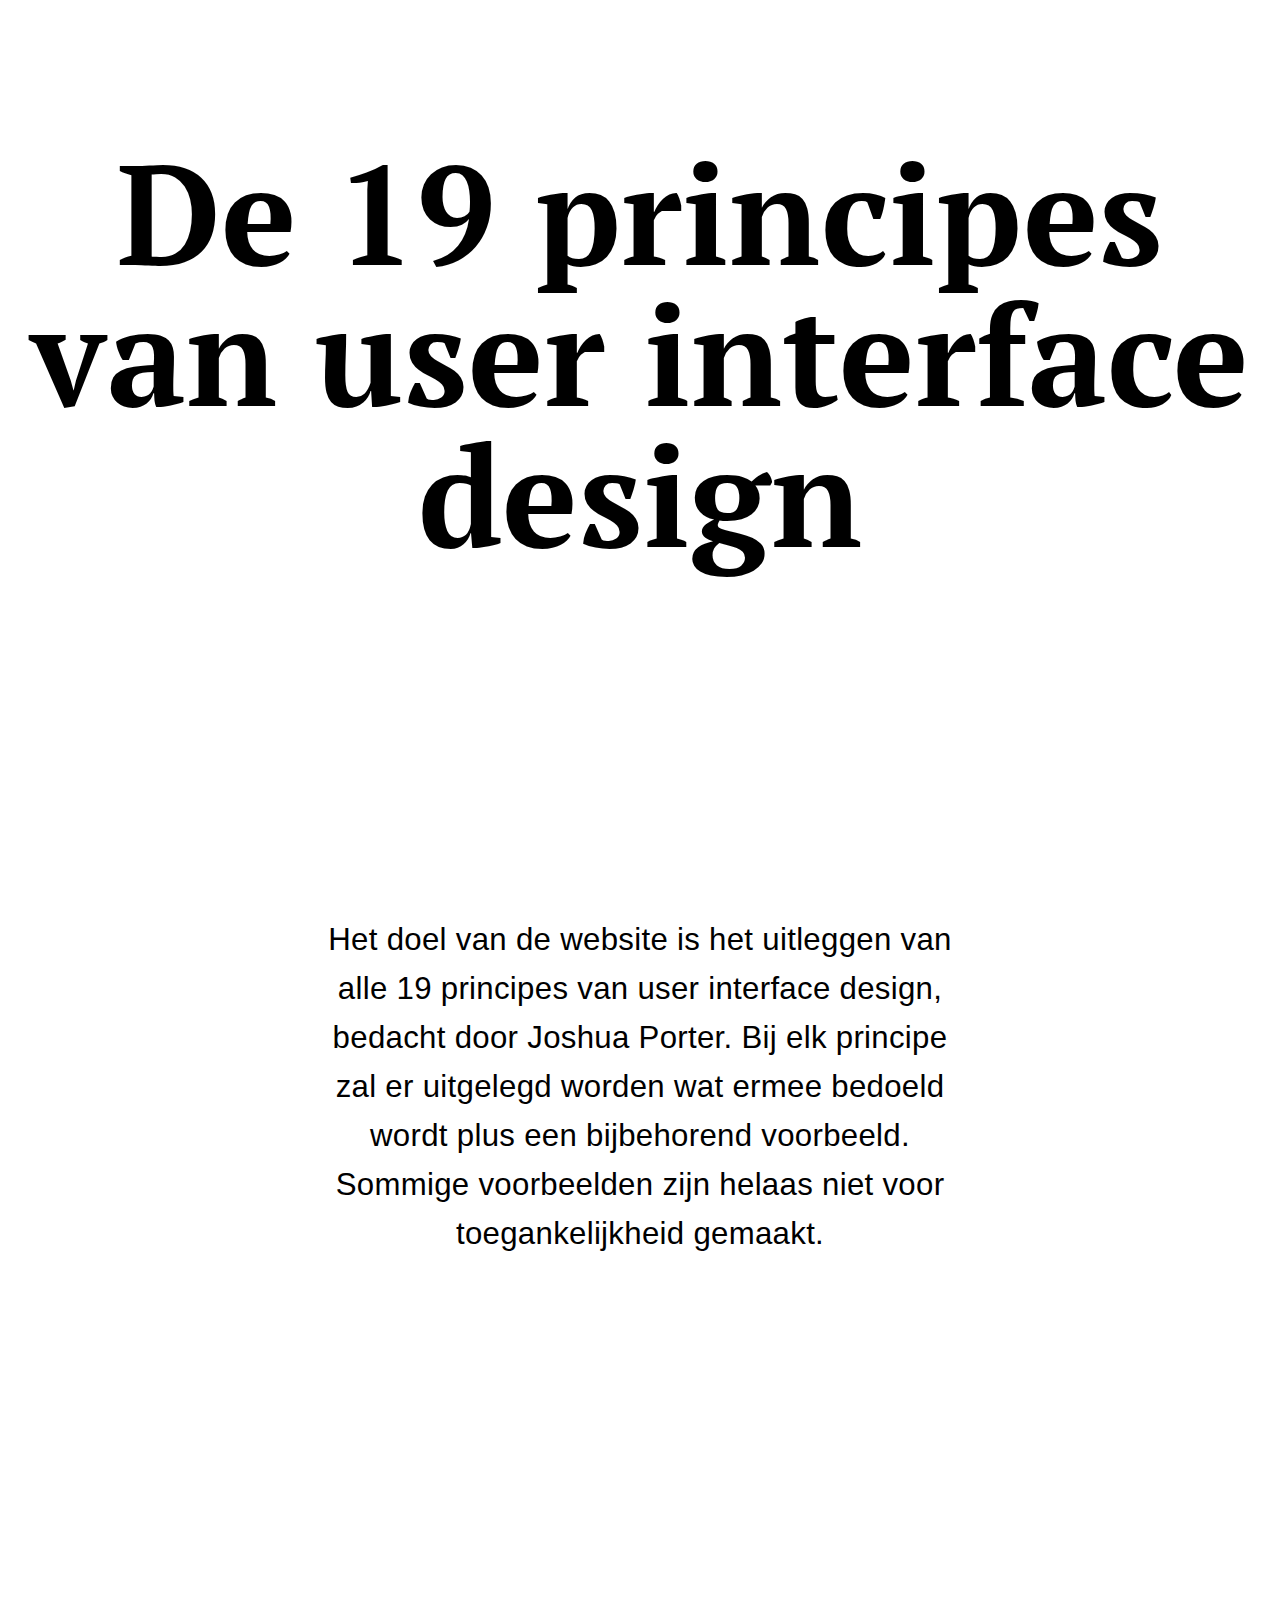
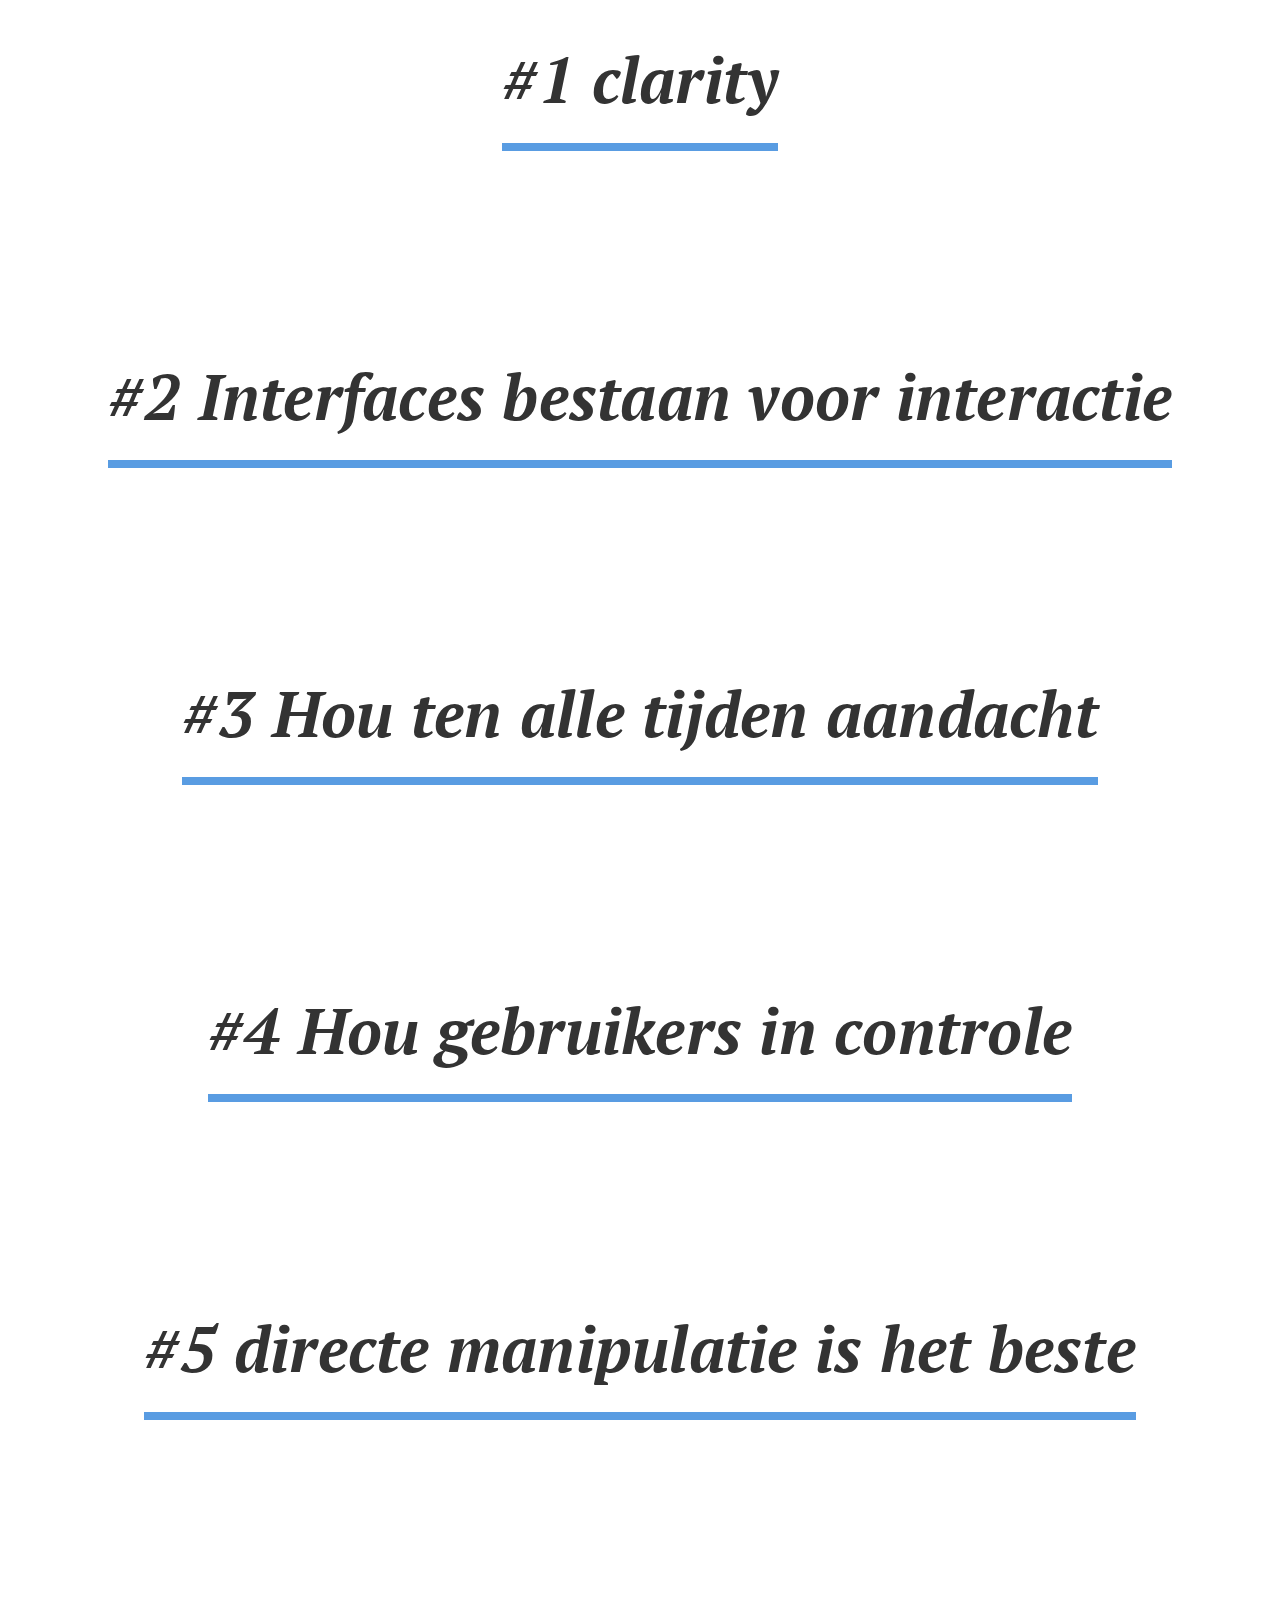
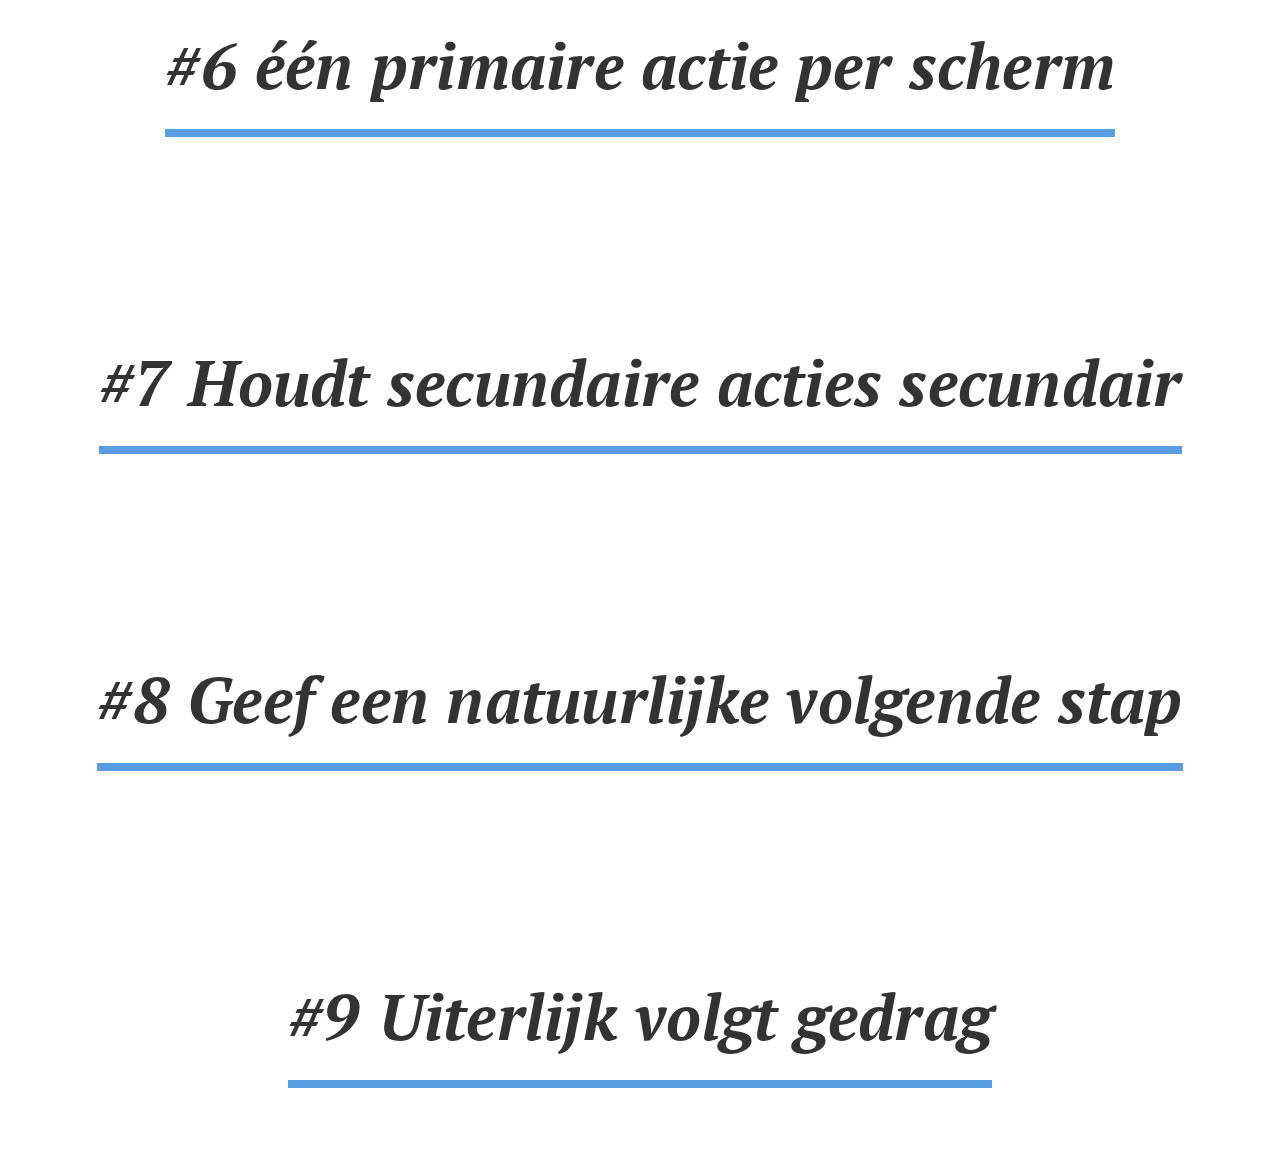
<file: index.html>
<!DOCTYPE html>
<html lang="nl" dir="ltr">
  <head>
    <meta charset="utf-8">
    <title>19 principes van user interface design</title>
    <link rel="stylesheet" type="text/css" href="css/style.css">
    <!-- <link rel="stylesheet" type="text/css" href="css/revenge.css"> -->
    <link href="https://fonts.googleapis.com/css?family=PT+Serif" rel="stylesheet">
    <meta name="viewport" content="width=device-width, initial-scale=1.0">
  </head>
  <body>
    <a name="top"></a>
    <h1>De 19 principes van user interface design</h1>
      <p>
          Het doel van de website is het uitleggen van alle 19 principes van user interface design, bedacht door Joshua Porter.
          Bij elk principe zal er uitgelegd worden wat ermee bedoeld wordt plus een bijbehorend voorbeeld. Sommige voorbeelden zijn helaas niet voor toegankelijkheid
          gemaakt.
      </p>
      <details>
        <summary><h2>#1 clarity</h2></summary>
        <article>
          <p>
              Je website/applicatie moet vanzelf sprekend zijn. Alles moet voorzich zelf spreken,
              zonder enige verwarring. Duidelijkheid wekt vertrouwen en leidt tot verder gebruik. Honderd heldere schermen hebben de voorkeur boven een enkele rommelige.
          </p>
          <h3>Clarity voorbeeld</h3>
          <p>
            Een element moet duidelijk zijn voor de gebruiker. Het moet duidelijk zijn dat het volgende voorbeeld een button is dat naar de volgende principe gaat.
            Als dit niet zo is, dan is de clarity niet duidelijk.
            <a href="#top">Naar de volgende sectie</a>
          </p>
          <p>
            Goede voorbeelden van clarity zijn te vinden in de onderstaande voorbeelden. Deze zijn gemaakt door experts in het vakgebied.
          </p>
          <ul>
            <li>
              <a href="https://yoeripasmans.github.io/web-design/opdracht1/src/" target="_blank">
                <img src="img/clarityvb1.jpg" alt="Een project van Yoeri Pasmans waarin hij Clarity toepast in zijn ontwerp"  />
              </a>
            </li>
            <li>
              <a href="https://vriesm060.github.io/web-design/opdracht1/" target="_blank">
                <img src="img/clarityvb2.png" alt="Een project van Max de Vries waarin hij Clarity toepast in zijn ontwerp"  />
              </a>
            </li>
            <li>
              <a href="https://sam-guliker.github.io/web-design/" target="_blank">
                <img src="img/clarityvb3.png" alt="Een project van Sam Guliker waarin hij Clarity toepast in zijn ontwerp"  />
              </a>
            </li>
          </ul>
        </article>
      </details>
      <details>
        <summary><h2>#2 Interfaces bestaan voor interactie</h2></summary>
        <article>
            <p>
              Interfaces zijn geen monumenten voor zichzelf. Interfaces doen hun werk en hun effectiviteit kan worden gemeten.
              Ze zijn echter niet alleen utilitair. De beste interfaces kunnen onze relatie met de wereld inspireren, oproepen, mystificeren en intensifiëren.
            </p>
            <h3>Interactie voorbeeld</h3>
              <form action="">
                <label for="voornaam">Voornaam</label>
                <input type="text" name="voornaam" placeholder="Je voornaam.." required>

                <label for="achternaam">Achternaam</label>
                <input type="text" name="achternaam" placeholder="Je achternaam.." required>

                <input id="customcheck" type="checkbox">
                <label for="customcheck"></label>
                <label for="ik ben een mens">Ik ben een mens</label>
              </form>
        </article>
      </details>
      <details>
        <summary><h2>#3 Hou ten alle tijden aandacht</h2></summary>
        <article>
          <p>
              Je website/applicatie moet vanzelf sprekend zijn. Alles moet voorzich zelf spreken,
              zonder enige verwarring. Duidelijkheid wekt vertrouwen en leidt tot verder gebruik. Honderd heldere schermen hebben de voorkeur boven een enkele rommelige.
          </p>
          <h3>Aandacht voorbeeld</h3>
          <p>
            Tijdens het lezen van een tekst moet er niks gebeuren wat voor afleiding kan zorgen. Een goed voorbeeld is het omwisselen van tekst. Dit komt vaak voor
            bij een slider.
          </p>
          <p class="none">
            De tekst is net veranderd. Dit is een goed voorbeeld van hoe je de aandacht niet behoudt. De aandacht is nu volledig weg en het enige wat er nog overblijft
            is verwarring.
          </p>
        </article>
      </details>
      <details>
        <summary><h2>#4 Hou gebruikers in controle</h2></summary>
        <article>
            <p>
              Houd gebruikers onder controle door regelmatig de status van het systeem te bereiken,
              oorzakelijk verband te beschrijven (als u dit doet) en door inzicht te geven in wat u bij elke beurt kunt verwachten.
              Maak je geen zorgen over het voor de hand liggende ... voor de hand liggende bijna nooit is.
            </p>
          <h3>controle voorbeeld</h3>
            <ol>
              <li>
                Amsterdam
              </li>
              <li>
                Rotterdam
              </li>
              <li>
                Amersfoort
              </li>
              <li>
                Alkmaar
              </li>
            </ol>
            <p>Ik geef een lijstje beschikbaar, zonder enige mogelijkheid om deze te sorteren. De gebruiker heeft geen controle over het lijstje. Als hij/zij dat zou willen.
               Een mooi voorbeeld is het bestellen van iets op een online website en dat je wilt sorteren op prijs.
            </p>
        </article>
      </details>
      <details>
        <summary><h2>#5 directe manipulatie is het beste</h2></summary>
        <article>
          <p>
            Het is gemakkelijk om meer lagen toe te voegen dan nodig is voor een interface, waardoor te veel bewerkte knoppen, chroom, afbeeldingen, opties, voorkeuren,
            vensters, bijlagen en andere cruft worden gemaakt, zodat we uiteindelijk UI-elementen manipuleren in plaats van wat belangrijk is.
            In plaats daarvan, streef je naar dat oorspronkelijke doel van directe manipulatie ...
            ontwerp een interface met zo min mogelijk voetafdruk, waarbij zoveel mogelijk natuurlijke menselijke gebaren worden herkend.
          </p>
          <h3>Directe manipulatie voorbeeld</h3>
          <p>
            Directe manipulatie kan op veel manieren gebeuren. Het slepen van een document naar een andere map, angry birds en inzoomen op een foto met je mobiel zijn
            allemaal voorbeelden.
          </p>

          <div>
            <div></div>
          </div>
      </article>
      </details>
      <details>
        <summary><h2>#6 één primaire actie per scherm</h2></summary>
        <article>
          <p>
            Elk scherm dat we ontwerpen zou een enkele actie van echte waarde moeten ondersteunen voor de persoon die het gebruikt.
            Dit maakt het eenvoudiger om te leren, gemakkelijker te gebruiken en gemakkelijker om toe te voegen of om op te bouwen wanneer dat nodig is.
            Schermen die twee of meer primaire acties ondersteunen, worden snel verwarrend.
          </p>
          <h3>één primaire actie voorbeeld</h3>
            <form action="">
              <label for="voornaam">Voornaam</label>
              <input type="text" name="voornaam" placeholder="Je voornaam.." required>

              <label for="achternaam">Achternaam</label>
              <input type="text" name="achternaam" placeholder="Je achternaam.." required>
              <button disabled type="reset">annuleer</button>
              <button disabled type="submit">verstuur</button>
            </form>
            <ul>
              <li>
                <a href="https://yoeripasmans.github.io/web-design/opdracht1/src/" target="_blank">
                  <img src="img/primary1.png" alt="Een project van Yoeri Pasmans waarin hij Clarity toepast in zijn ontwerp"  />
                </a>
              </li>
              <li>
                <a href="https://yoeripasmans.github.io/web-design/opdracht1/src/" target="_blank">
                  <img src="img/primary2.png" alt="Een project van Yoeri Pasmans waarin hij Clarity toepast in zijn ontwerp"  />
                </a>
              </li>
              <li>
                <a href="https://yoeripasmans.github.io/web-design/opdracht1/src/" target="_blank">
                  <img src="img/clarityvb3.png" alt="Een project van Yoeri Pasmans waarin hij Clarity toepast in zijn ontwerp"  />
                </a>
              </li>
            </ul>
      </article>
      </details>
      <details>
        <summary><h2>#7 Houdt secundaire acties secundair</h2></summary>
        <article>
          <p>
            Schermen met een enkele primaire actie kunnen meerdere secundaire acties hebben, maar ze moeten secundair blijven!
            De reden waarom uw artikel bestaat, is niet dat mensen het op Twitter kunnen delen ...
            het bestaat voor mensen om het te lezen en te begrijpen.
            Houd secundaire acties secundair door ze visueel lichter te maken of te laten zien nadat de primaire actie is bereikt.
          </p>
          <h3>Secundaire actie voorbeeld</h3>
          <p>
            Zoals hierboven vermeld staat kan het lezen van een artikel een primaire actie zijn en het delen via Twitter een secundaire.
          </p>
        </article>
      </details>
      <details>
        <summary><h2>#8 Geef een natuurlijke volgende stap</h2></summary>
        <article>
          <p>
            Er zijn maar heel weinig interacties bedoeld als het laatste, dus ontwerp doordacht een volgende stap voor elke interactie die een persoon
            met uw interface heeft. Anticipeer op wat de volgende interactie zou moeten zijn en ontwerp om dit te ondersteunen.
            Net zoals we willen in menselijke gesprekken, bieden we een opening voor verdere interactie.
            Laat een persoon niet hangen omdat ze hebben gedaan wat je wilt dat ze doen ... geef ze een natuurlijke volgende stap die hen helpt hun doelen te bereiken.
          </p>
          <h3>Natuurlijke volgende stap voorbeeld</h3>
          <p>
            Om even voor de verandering buiten het web te betreden, stelt u het volgende door. Als u een afspraak wilt maken bij de dokter word je vaak opgevangen door
            een automatische opgaven. Hier wordt er gevraagd voor wat u een afspraak wilt maken. Elke toets verwijst u door naar de desbetreffende persoon die u wilt bereiken.
            Dit is een natuurlijke stap waar gebeurd wat je verwacht. Een slecht voorbeeld is het gebruik van een knop die doorverwijst naar een "lees meer..." zonder dat je
            weet waarover je meer gaat lezen.

            <a href="http://bokardo.com/principles-of-user-interface-design/" target="_blank">Lees meer...</a>
          </p>
        </article>
      </details>
      <details>
        <summary><h2>#9 Uiterlijk volgt gedrag</h2></summary>
        <article>
          <p>
            Mensen voelen zich het prettigst bij dingen die zich gedragen zoals we verwachten.
            Andere mensen, dieren, objecten, software.
            Wanneer iemand of iets zich consequent gedraagt ​​met onze verwachtingen, hebben we het gevoel dat we er een goede relatie mee hebben.
            Daartoe moeten ontworpen elementen er uitzien als hoe ze zich gedragen.
          </p>
          <h3>Uiterlijk volgt gedrag voorbeeld</h3>
          <p>
            Het gebruik van een goed HTML structuur is hier een goed voorbeeld bij. Als een gebruiker door een website heen wilt navigeren moet de volgorde wel gaan zoals zij
            verwachtte. Je moet niet in één tab bij de footer uitkomen.
          </p>
          <button type="button">Deze knop doet het niet</button>
        </article>
      </details>
    <script src="js/javascript.js"></script>
  </body>
</html>
</file>
<file: css/style.css>
html {
  scroll-behavior: smooth;
  box-sizing: border-box;
  cursor: url('../img/muis.ico') 10 10, default;
}

*:focus {
  outline: none;
}

body {
  font-family: 'Open Sans', sans-serif;
  font-size: 24px;
  color: #000000;
  letter-spacing: 0.3px;
  text-align: left;
  line-height: 49px;
  margin: 0;
  display: grid;
}

body p {
  font-size: 1vw;
  padding-top: 20%;
  padding-bottom: 20%;
  line-height: 49px;
}

body h1 {
  font-family: 'PT Serif', serif;
  text-align: center;
  padding-bottom: 0;
  font-size: 11vw;
  line-height: 1em;
  padding-left: 0.2em;
  padding-right: 0.2em;
}

body>p {
  font-size: 1.3em;
  width: 50%;
  margin: 0 auto;
  text-align: center;
}

article {
  width: 100%;
  padding-bottom: 1em;
}

article p {
  width: 50%;
  margin: 0 auto;
  font-size: 1.5em;
  padding-top: 0;
  padding-bottom: 0;
  font-family: "Open Sans";
  font-size: 1em;
  letter-spacing: 0.3px;
  text-align: left;
  line-height: 49px;
}

body details:first-of-type article p a:first-of-type {
  border: none;
  font-family: inherit;
  font-size: inherit;
  border: 3px solid #599CE2;
  color: #000000;
  background: none;
  cursor: pointer;
  padding: 1em 0.8em;
  display: block;
  text-transform: uppercase;
  letter-spacing: 1px;
  font-weight: 700;
  outline: none;
  position: relative;
  margin: 0 auto;
  margin-top: 2em;
  margin-bottom: 3em;
  transition: all 0.3s;
  text-decoration: none;
  text-align: center;
}

body details:first-of-type article p a:first-of-type:hover {
  color: #fff;
  background: #599CE2;
}

button {
  border: none;
  font-family: inherit;
  font-size: inherit;
  border: 3px solid #599CE2;
  color: #000000;
  background: none;
  cursor: pointer;
  padding: 1em 0.8em;
  display: block;
  text-transform: uppercase;
  letter-spacing: 1px;
  font-weight: 700;
  outline: none;
  position: relative;
  margin: 0 auto;
  margin-top: 2em;
  margin-bottom: 3em;
  transition: all 0.3s;
}

button:hover {
  color: #fff;
  background: #599CE2;
}

button:focus {
  color: #fff;
  background: #599CE2;
}

form {
  text-align: center;
}

input[type="text"] {
  display: block;
  margin: 0 auto;
  box-sizing: border-box;
  margin-bottom: 3em;
  padding: 0.1em;
  width: 21em;
  height: 3em;
  border: none;
  border-bottom: 1px solid #AAA;
  font-weight: 400;
  font-size: 1em;
}

input[type="text"]:focus {
  outline: none;
  border-bottom: 2px solid #599CE2;
  color: #000000;
  transition: 0.2s ease;
}

ol {
  text-align: center;
  list-style-position: inside;
  font-size: 1em;
  margin-top: 0;
}


/* drag and drop */

article>div {
  width: 400px;
  height: 400px;
  border: 1px solid black;
  margin: 0 auto;
  margin-top: 2em;
}

article div>div {
  width: 200px;
  height: 200px;
  max-width: 400px;
  max-height: 400px;
  overflow: hidden;
  resize: both;
  position: relative;
}

article div>div:after {
  content: '';
  display: block;
  position: absolute;
  bottom: 0;
  right: 0;
  width: 1.5em;
  height: 1.5em;
  background-color: white;
  pointer-events: none;
  visibility: visible;
  background-position: center;
  background-size: cover;
  background-image: url('data:image/svg+xml;utf8,<svg xmlns="http://www.w3.org/2000/svg" xmlns:xlink="http://www.w3.org/1999/xlink" width="1024" height="1024"><path d="M1013 534l-198 164q-11 8-29 5t-18-13v-114h-193v192h114q10 0 13.5 18t-5.5 29l-164 198q-9 11-21.5 11t-21.5-11l-164-198q-9-11-5.5-29t12.5-18h114v-192h-191v114q0 9-18 12.5t-29-4.5l-198-165q-11-9-11-21.5t11-21.5l198-164q11-9 29-5.5t18 12.5v115h191v-193h-113q-10 0-13.5-18t5.5-29l164-197q9-12 21.5-12t21.5 12l164 197q9 11 5.5 29t-12.5 18h-115v193h193v-114q0-10 18-13.5t29 5.5l198 164q11 9 11 22t-11 22z" /></svg>');
}


/* einde */

a {
  display: block;
  color: #599CE2;
  padding-bottom: 1em;
  padding-top: 1em;
}

a:hover {
  display: block;
  color: #095d92;
}

a:focus {
  display: block;
  color: #095d92;
}

details:focus-within a {
  display: block;
  color: #599CE2;
}

details:focus-within a:hover {
  display: block;
  color: #FFFFFF;
}

.bg {
  animation: randombackground 5s infinite
}

details {
  padding-top: 2em;
  padding-bottom: 2em;
}

summary:focus-within, details:focus-within {
  background-color: #599CE2;
  transition: 0.2s ease;
}

details:focus-within summary>h2 {
  color: #FFF;
}

details:focus-within summary~article {
  background-color: #599CE2;
}

details:focus-within summary~article ol li {
  color: #FFFFFF;
}

body details:first-of-type:focus-within article p a:first-of-type {
  border: 3px solid #FFFFFF;
  color: #FFFFFF;
}

body details:first-of-type:focus-within article p a:first-of-type:hover {
  background-color: #FFFFFF;
  color: #000000;
}

body details:first-of-type:focus-within article p a:first-of-type:focus {
  background-color: #FFFFFF;
  color: #000000;
}

details:focus-within summary~article ol {
  text-align: center;
  list-style-position: inside;
  font-size: 1em;
  margin-top: 0;
}

details:focus-within summary~article h3 {
  color: #FFFFFF;
}

details summary~article a:focus-within img {
  transform: scale(1.2);
}

details summary~article a:hover img {
  transform: scale(1.2);
}

details summary~article ul {
  display: flex;
  margin-top: 4em;
  padding-left: 2.5em;
  list-style-type: none
}

details summary~article img {
  width: 90%;
  height: auto;
  transition: transform .2s;
  /* Animation */
}

details:focus-within summary~article p {
  color: #FFFFFF;
}

details:nth-of-type(9) button {
  filter: blur(2px);
}

details:focus-within summary~article button {
  border: 3px solid #FFFFFF;
  color: #FFFFFF;
}

details:focus-within summary~article button:focus {
  background-color: #FFFFFF;
  color: #000000;
}

details:focus-within summary~article button:hover {
  background-color: #FFFFFF;
  color: #000000;
}

details article form>button {
  background-color: #a7a7a7;
  border: none;
  color: #000000;
  display: inline-block;
}

details article form>button:hover {
  background-color: #FFFFFF;
  border: none;
  color: gray;
  display: inline-block;
}

details:focus-within article form>button:focus {
  background-color: #FFFFFF;
  border: none;
  color: gray;
  display: inline-block;
}

details:focus-within article form>button {
  background-color: #a7a7a7;
  border: none;
  color: #000000;
  display: inline-block;
}

details article>form>button:hover {
  background-color: #FFFFFF;
  border: none;
  color: gray;
  display: inline-block;
}

details article form>button+button {
  background-color: #0e83cd;
  color: #FFFFFF;
  border: none;
  display: inline-block;
}

details:focus-within article form>button+button {
  background-color: #0e83cd;
  color: #FFFFFF;
  border: none;
  display: inline-block;
}

details:focus-within article form>button+button:hover {
  background-color: #FFFFFF;
  color: #0e83cd;
}

details:focus-within article form>button+button:focus {
  background-color: #FFFFFF;
  color: #0e83cd;
}

details:focus-within summary~article input[type="text"] {
  background-color: #599CE2;
  border-bottom: 1px solid #FFFFFF;
  color: #FFFFFF;
}

details:focus-within summary~article p a {
  color: #080046;
}

details:focus-within summary~article input::-webkit-input-placeholder {
  color: #FFFFFF;
}

details:focus-within summary~article form label {
  color: #FFFFFF;
}

details summary h2 {
  font-size: 5vw;
  text-align: center;
  margin-bottom: 0.5em;
  line-height: 2em;
  border-bottom: 8px solid #599CE2;
}

details h3 {
  font-size: 4vw;
  font-family: 'PT Serif', serif;
  text-align: center;
  margin-bottom: 0.7em;
}

summary {
  font-size: 1.5em;
  font-family: 'PT Serif', serif;
  font-weight: bold;
  font-style: italic;
  display: flex;
  color: #333333;
  letter-spacing: 0.25px;
  align-items: center;
  justify-content: center;
}

summary::-webkit-details-marker {
  height: 7vh;
  width: 4vw;
  margin-right: 3em;
}

details[open] summary~* {
  animation: sweep .5s ease-in-out;
}

details[open] summary>article {
  background-color: #FFF;
}

details[closed] summary~* {
  animation: sweepback .5s ease-in-out;
}

details article form input:nth-of-type(3) {
  opacity: 0;
}

details article form label:nth-of-type(4) {
  margin-left: 3em;
}

details article form input:invalid {
  border-bottom: 5px solid tomato;
}

details article form input:valid {
  border-bottom: 5px solid green;
}

details:focus-within article form input:invalid {
  border-bottom: 5px solid tomato;
}

details:focus-within article form input:valid {
  border-bottom: 5px solid green;
}

label[for="customcheck"] {
  position: absolute;
  transition: all 0.2s ease-in
}

input[type="checkbox"]:checked+label {
  padding: 1em;
  border: 2px solid green;
  background-color: #599CE2;
}

input[type="checkbox"]:checked+label[for="customcheck"]:before {
  content: "v";
  left: .00001em;
  bottom: 0.1em;
  left: 0.1em;
  font-size: 3em;
  font-family: "Space Mono";
  text-align: center;
  color: #FFFFFF;
  position: absolute;
  display: inline-block;
}

input[type="checkbox"]:not(:checked)+label {
  padding: 1em;
  background-color: #a7a7a7;
  border: 2px solid black;
}

.none {
  display: none;
}

@keyframes sweep {
  0% {
    opacity: 0;
    margin-top: -10px
  }
  100% {
    opacity: 1;
    margin-bottom: 110px
  }
}

@keyframes sweepback {
  0% {
    opacity: 1;
    margin-top: 0px
  }
  100% {
    opacity: 0;
    margin-bottom: -200px
  }
}

@keyframes randombackground {
  15% {
    background-color: red;
  }
  30% {
    background-color: white;
  }
  45% {
    background-color: blue;
  }
  60% {
    background-color: black;
  }
  75% {
    background-color: yellow;
  }
}

@media only screen and (max-width: 600px) {
  details summary~article ul {
    display: block;
  }
  details summary h2 {
    font-size: 10vw;
    padding-right: 0.5em;
  }
  body h1 {
    font-size: 15vw;
    line-height: 1.4em;
  }
  body>p {
    font-size: 1em;
    width: 80%;
  }
  summary {
    justify-content: left;
  }
  article p {
    width: 80%;
  }
  details h3 {
    font-size: 9vw;
    padding-left: 0.5em;
    padding-right: 0.5em;
  }
  input[type="text"] {
    width: 90%;
  }
  summary::-webkit-details-marker {
    height: 4vh;
    width: 4vw;
    margin-right: 1em;
  }
  article>div {
    width: 90%;
  }
}
</file>
<file: css/revenge.css>
/*!
* Revenge CSS v 1.0
* Copyright 2013, Heydon Pickering: http://www.heydonworks.com
* Released under Attribution 3.0 Unported license - http://creativecommons.org/licenses/by/3.0/
* Please leave this comment block intact as attribution
*/

a:not([href]), a[href=""], a[href$="#"], a[href^="javascript"],
.button:not(button):not([role="button"]):not([type="button"]):not([type="submit"]):not([type="reset"]),
.btn:not(button):not([role="button"]):not([type="button"]):not([type="submit"]):not([type="reset"]),
a[class*="button"]:not([role="button"]),
a[role="button"]:not([href*="/"]):not([href*="."]):not([href*="?"]),
a[role="button"][href=""], a[role="button"][href$="#"], a[role="button"][href^="javascript"],
.button:not(button):not([role="button"]):not(input),
.btn:not(button):not([role="button"]):not(input),
a[class*="button"]:not([role="button"]),
a.button[class*="disabled"],
a.btn.disabled, a[class*="button"][class*="disabled"],
form button:not([type]),
a:empty:not([aria-label]):not([aria-labelledby]),
button:empty:not([aria-label]):not([aria-labelledby]),
button:not([aria-label]):not([aria-labelledby]) img:only-child:not([alt]),
a:not([aria-label]):not([aria-labelledby]) img:only-child:not([alt]),
.button:not(a):not(button):not(input),
.btn:not(a):not(button):not(input),
figcaption,
form:not([action]),
fieldset > *:first-child:not(legend),
button.disabled:not([disabled]):not([readonly]),
acronym, applet, basefont, center, dir,
font, frame, frameset, isindex, listing, menu, multicol,
plaintext, s, strike, u, xmp, bgsound, blink, comment,
embed, marquee, nobr, noembed, wbr,
*:empty:not(script),
section > section:first-child,
article > section:first-child,
article > article:first-child,
section > article:first-child,
section > aside:first-child,
aside > aside:first-child,
article > aside:first-child,
aside > article:first-child,
aside > section:first-child,
body > header:not([role="banner"]), body > div > header:not([role="banner"]),
body > footer:not([role="contentinfo"]), body > div > footer:not([role="contentinfo"]),
section [role="banner"], section [role="contentinfo"],
article [role="banner"], article [role="contentinfo"],
aside [role="banner"], aside [role="contentinfo"],
#main:not(main):not([role="main"]),
#footer:not(footer):not([role="contentinfo"]),
#header:not(header):not([role="banner"]),
#banner:not(header):not([role="banner"]),
[align], [alink], [background],
[bgcolor], [border], [clear],
[height], [hspace], [link],
[nowrap], [start], [vlink],
[vspace],
script[language],
table[summary],
ol > *:not(li),
ul > *:not(li),
dl > *:not(dt):not(dd),
dt + *:not(dd),
abbr div, b div, i div, span div, em div,
strong div, small div, cite div, q div, code div,
label div,
[tabindex]:not([tabindex="0"]):not([tabindex="-1"]),
li.divider:not([role="separator"]), li:empty:not([role="separator"]),
li.dropdown-header,
.btn:not(button):not([href]),
li.disabled > a[href]:not([tabindex="-1"]),
li.disabled > button:not([disabled]),
a.disabled[href]:not([tabindex="-1"]),
button.disabled:not([disabled]),
[data-toggle="dropdown"]:not([aria-haspopup]) {
	overflow: visible !important;
}

a:not([href])::after, a[href=""]::after, a[href$="#"]::after, a[href^="javascript"]::after,
.button:not(button):not([role="button"]):not([type="button"]):not([type="submit"]):not([type="reset"])::after,
.btn:not(button):not([role="button"]):not([type="button"]):not([type="submit"]):not([type="reset"])::after,
a[role="button"]:not([href*="/"]):not([href*="."]):not([href*="?"])::after,
a[role="button"][href=""]::after, a[role="button"][href$="#"]::after, a[role="button"][href^="javascript"]::after,
a[href].button[class*="disabled"]::after,
a[href].disabled::after,
a[href][class*="button"][class*="disabled"]::after,
form button:not([type])::after,
a:empty:not([aria-label]):not([aria-labelledby])::after,
button:empty:not([aria-label]):not([aria-labelledby])::after,
button:not([aria-label]):not([aria-labelledby]) img:only-child:not([alt])::after,
a:not([aria-label]):not([aria-labelledby]) img:only-child:not([alt])::after,
.button:not(a):not(button):not(input)::after,
.btn:not(a):not(button):not(input)::after,
figcaption::after,
form:not([action])::after,
fieldset > *:first-child:not(legend)::after,
button.disabled:not([disabled]):not([readonly])::after,
acronym::after, applet::after, basefont::after, center::after, dir::after,
font::after, frame::after, frameset::after, isindex::after, listing::after, menu::after, multicol::after,
plaintext::after, s::after, strike::after, u::after, xmp::after, bgsound::after, blink::after, comment::after,
embed::after, marquee::after, nobr::after, noembed::after, wbr::after,
*:empty:not(script)::after,
section > section:first-child::after,
article > section:first-child::after,
article > article:first-child::after,
section > article:first-child::after,
section > aside:first-child::after,
aside > aside:first-child::after,
article > aside:first-child::after,
aside > article:first-child::after,
aside > section:first-child::after,
body > header:not([role="banner"])::after, body > div > header:not([role="banner"])::after,
body > footer:not([role="contentinfo"])::after, body > div > footer:not([role="contentinfo"])::after,
section [role="banner"]::after, section [role="contentinfo"]::after,
article [role="banner"]::after, article [role="contentinfo"]::after,
aside [role="banner"]::after, aside [role="contentinfo"]::after,
#main:not(main):not([role="main"])::after,
#footer:not(footer):not([role="contentinfo"])::after,
#header:not(header):not([role="banner"])::after,
#banner:not(header):not([role="banner"])::after,
[align]::after, [alink]::after, [background]::after,
[bgcolor]::after, [border]::after, [clear]::after,
[height]::after, [hspace]::after, [link]::after,
[nowrap]::after, [start]::after, [vlink]::after,
[vspace]::after,
script[language]::after,
table[summary]::after,
ol > *:not(li)::after,
ul > *:not(li)::after,
dl > *:not(dt):not(dd)::after,
dt + *:not(dd)::after,
abbr div::after, b div::after, i div::after, span div::after, em div::after,
strong div::after, small div::after, cite div::after, q div::after, code div::after,
label div::after,
[tabindex]:not([tabindex="0"]):not([tabindex="-1"])::after,
li.divider:not([role="separator"])::after, li:empty:not([role="separator"])::after,
li.dropdown-header::after,
.btn:not(button):not([href])::after,
li.disabled > a[href]:not([tabindex="-1"])::after,
li.disabled > button:not([disabled])::after,
a.disabled[href]:not([tabindex="-1"])::after,
button.disabled:not([disabled])::after,
[data-toggle="dropdown"]:not([aria-haspopup])::after
{
   display: inline-block !important;
   background: #dc143c !important;
   padding: 0.25em !important;
   font-family: 'comic sans ms', cursive !important;
   color: #fff !important;
   font-size: 14px !important;
   text-shadow: none !important;
   font-weight: normal !important;
   font-style: normal !important;
}

/**
* Button and hyperlink errors
----------------------------------------------------------------------
*/

a:not([href])::after {
   content: 'Do you mean for this to be a link or a <button>? It does not link to anything!' !important;
}

a[href=""]::after, a[href$="#"]::after, a[href^="javascript"]::after {
   content: 'Do you mean for this to be a <button>? It is a link that does not go anywhere!' !important;
}

.button:not(a):not(button):not(input):not([tabindex])::after,
.btn:not(a):not(button):not(input):not([tabindex])::after {
	content: 'You are not using a standard focusable element for your "button". Can keyboard users focus on it?' !important;
}

a[role="button"]:not([href*="/"]):not([href*="."]):not([href*="?"])::after,
a[role="button"][href=""]::after, a[role="button"][href$="#"]::after, a[role="button"][href^="javascript"]::after {
   content: 'Either use a proper href fallback or just use a button element.' !important;
}

a[href].button[class*="disabled"]::after,
a[href].disabled::after,
a[href][class*="button"][class*="disabled"]::after {
   content: 'You cannot disable a hyperlink. Use a button element with disabled attribute or remove the href' !important;
}

[class*="toggle"]:not([aria-pressed]) {
	content: 'If it is toggleable, you should supply an aria-pressed attribute.' !important;
}

form button:not([type])::after {
	content: 'Is this a submit button, a reset button or just a button? Use type="submit", type="reset" or type="button".' !important;
}

a:empty:not([aria-label]):not([aria-labelledby])::after,
button:empty:not([aria-label]):not([aria-labelledby])::after,
button:not([aria-label]):not([aria-labelledby]) img:only-child:not([alt])::after,
a:not([aria-label]):not([aria-labelledby]) img:only-child:not([alt])::after {
	content: 'All buttons and links should have text content, an image with alt text or an ARIA label.' !important;
}

figcaption::after {
	content: '<figcaption>s must belong to parent <figure>s.' !important;
}

figure figcaption::after {
	content: '' !important;
	display: none !important;
}

/**
* Form errors
----------------------------------------------------------------------
*/

form:not([action])::after {
	content: 'Forms must have action attributes.' !important;
}

fieldset > *:first-child:not(legend)::after {
	content: 'Place a legend as the first element in this fieldset.' !important;
}

button.disabled:not([disabled]):not([readonly])::after {
	content: 'Use a disabled or readonly attribute on this button.' !important;
}

/**
* Deprecated, obsolete and proprietary elements
----------------------------------------------------------------------
*/

acronym::after, applet::after, basefont::after, big::after, center::after, dir::after,
font::after, frame::after, frameset::after, isindex::after, listing::after, menu::after, multicol::after,
plaintext::after, strike::after, u::after, xmp::after, bgsound::after, blink::after, comment::after,
embed::after, marquee::after, nobr::after, noembed::after, wbr::after {
	content: 'This element is deprecated, non-standard or obsolete.' !important;
}

/**
* Empty elements
----------------------------------------------------------------------
*/

*:empty:not(script):not(input):not(br):not(img):not(link):not(hr):not(embed):not(area):not(command):not(col):not(param):not(source):not(track):not(wbr):not(base):not(keygen)::after {
	content: 'This element is empty. Why?' !important;
}

/**
* Sectioning elements, headers and footers
----------------------------------------------------------------------
*/

section > section:first-child::after,
article > section:first-child::after,
article > article:first-child::after,
section > article:first-child::after,
section > aside:first-child::after,
aside > aside:first-child::after,
article > aside:first-child::after,
aside > article:first-child::after,
aside > section:first-child::after {
	content: 'Sectioning elems are not arbitrary wrappers. Use <div>s here.' !important;
}

body > header:not([role="banner"])::after, body > div > header:not([role="banner"])::after {
	content: 'Use role="banner" on this header element.' !important;
}

body > footer:not([role="contentinfo"])::after, body > div > footer:not([role="contentinfo"])::after {
	content: 'Use role="contentinfo" on this footer element.' !important;
}

section [role="banner"]::after, section [role="contentinfo"]::after,
article [role="banner"]::after, article [role="contentinfo"]::after,
aside [role="banner"]::after, aside [role="contentinfo"]::after {
	content: 'Do not put [role="banner"] or [role="contentinfo"] inside a subsection.' !important;
}

#main:not(main):not([role="main"])::after {
    content: 'Use the standard <main> element or role of main.' !important;
}

#footer:not(footer):not([role="contentinfo"])::after {
    content: 'Use the standard <footer> element or contentinfo role' !important;
}

#header:not(header):not([role="banner"])::after,
#banner:not(header):not([role="banner"])::after {
    content: 'Use the standard <header> element or banner role' !important;
}

/**
* Bad attribute usage
----------------------------------------------------------------------
*/

[align]::after, [alink]::after, [background]::after, [bgcolor]::after, [border]::after, [clear]::after, [height]::after, [hspace]::after, [link]::after, [nowrap]::after, [start]::after, [vlink]::after, [vspace]::after {
	content: 'You are using a deprecated attribute. Use CSS instead.' !important;
}

script[language]::after {
	content: 'The language attribute is superceded by type. Use type.' !important;
}

table[summary]::after {
	content: 'The summary attribute is deprecated. Perhaps use the <caption> element.' !important;
}

/**
* List errors
----------------------------------------------------------------------
*/

ol > *:not(li)::after,
ul > *:not(li)::after {
	content: 'Only <li> can be a direct child of <ul> or <ol>.' !important;
}

dl > *:not(dt):not(dd)::after {
	content: 'This element does not belong directly inside a definition list.' !important;
}

dt + *:not(dd)::after {
	content: 'Definitions must follow definition titles.' !important;
}

/**
* <div>s in the wrong places
----------------------------------------------------------------------
*/

abbr div::after, b div::after, i div::after, span div::after, em div::after,
strong div::after, small div::after, cite div::after, q div::after, code div::after,
label div::after {
	content: 'Do not put <div>s inside inline elements.' !important;
}

/**
* Crazy tabindexing
----------------------------------------------------------------------
*/

[tabindex]:not([tabindex="0"]):not([tabindex="-1"])::after {
	content: 'Do not disrupt the natural tab order.' !important;
}

/* Boot Crap (specific to Twitter BootStrap class misuse)
-----------------------------------------------------------------------------*/

/* Don't use list elements to divide up list elements.
Use a class-based style on the preceeding or proceeding element or use role="separator"
on the item in question */

li.divider:not([role="separator"])::after, li:empty:not([role="separator"])::after {
	content: 'Do not use list items to divide up lists unless they have role = separator' !important;
}

/* For obvious reasons, a header for a list should not be an item in that list.
Make two lists! */

li.dropdown-header::after {
	content: 'Do not use list items as headers for lists, obvs' !important;
}

/* Only <button>s and, to a lesser extent, <a>s WITH HREFS are keyboard functional as "buttons" */

.btn:not(button):not([href])::after {
	content: 'This is not an accessible control. Use a <button> or a <a> with href.' !important;
}

/* Disabled links and buttons should be disabled correctly */

li.disabled > a[href]:not([tabindex="-1"])::after,
li.disabled > button:not([disabled])::after,
a.disabled[href]::after,
button.disabled:not([disabled])::after {
	content: 'Disable buttons with disabled attr and links by removing href' !important;
}

/* The submenu should be indicated with aria-haspopup */

[data-toggle="dropdown"]:not([aria-haspopup])::after {
	content: 'Indicate the hidden menu with aria-haspopup' !important;
}
</file>
